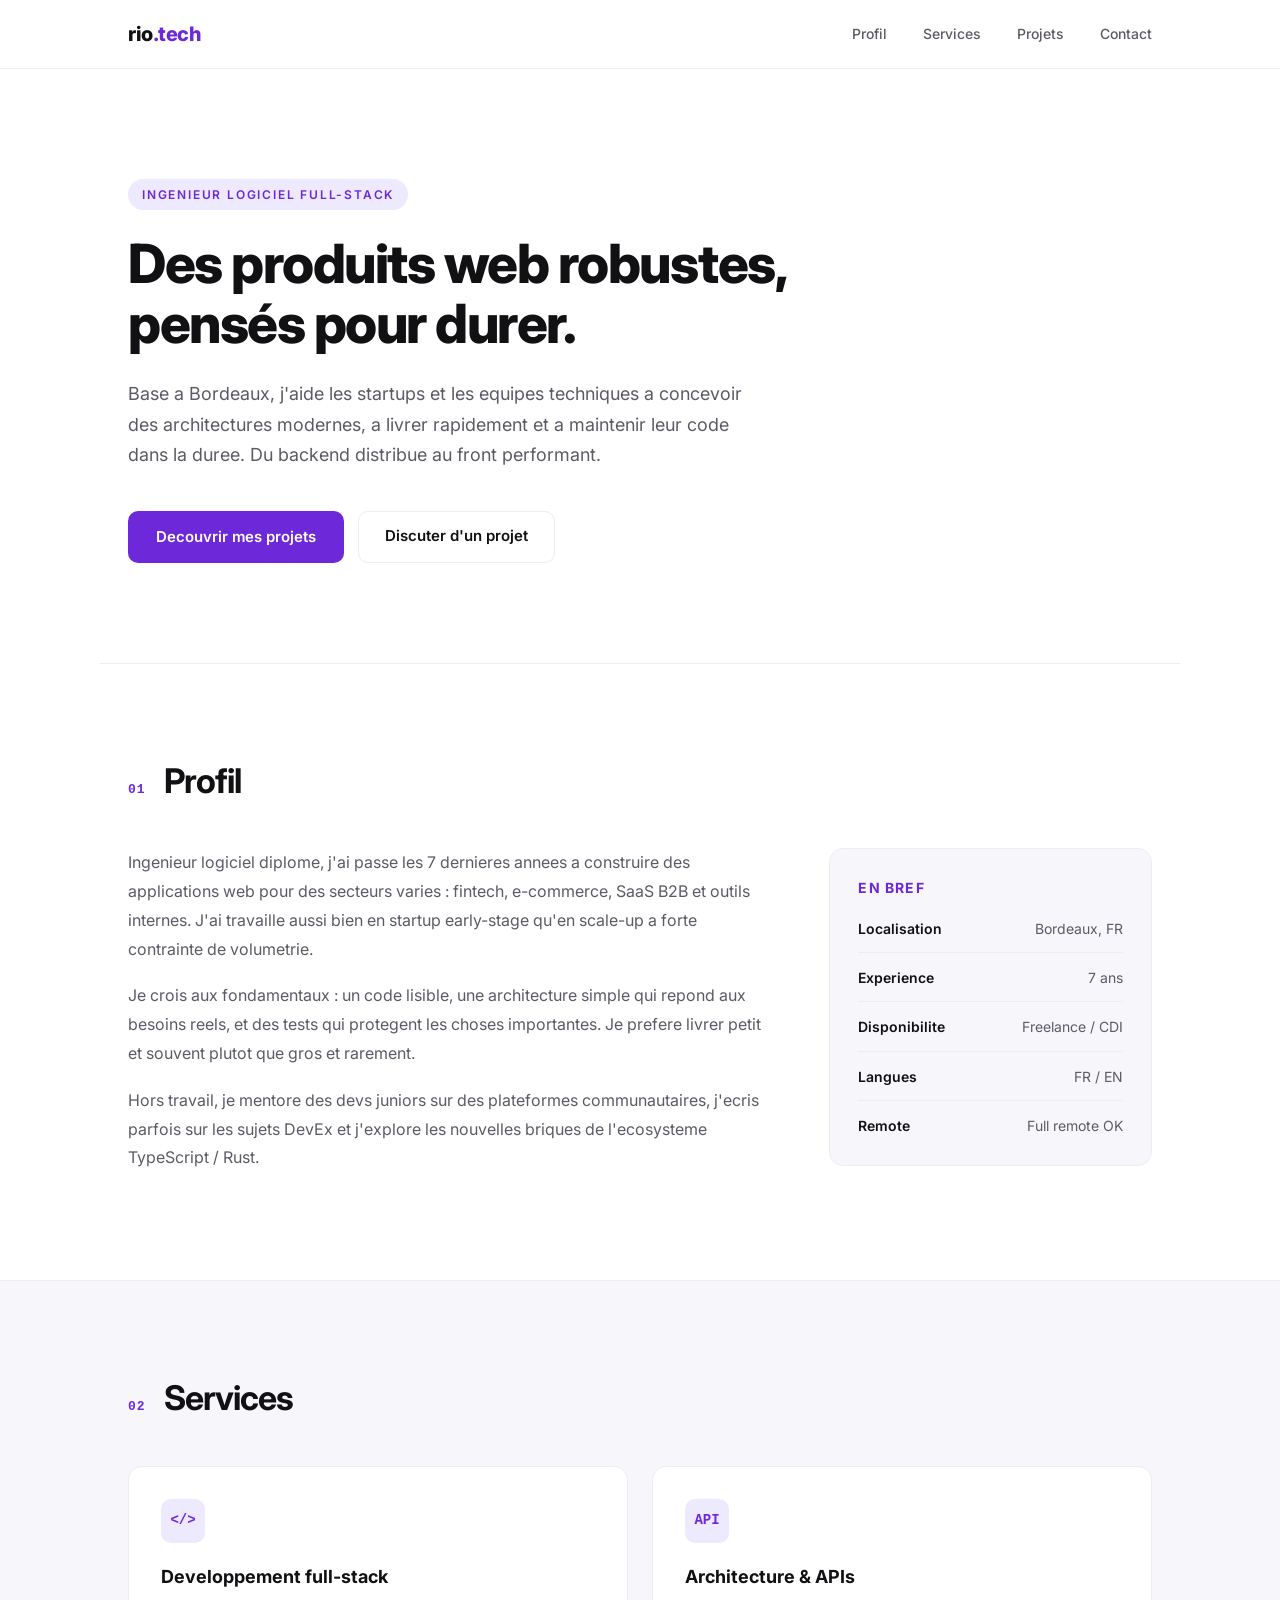
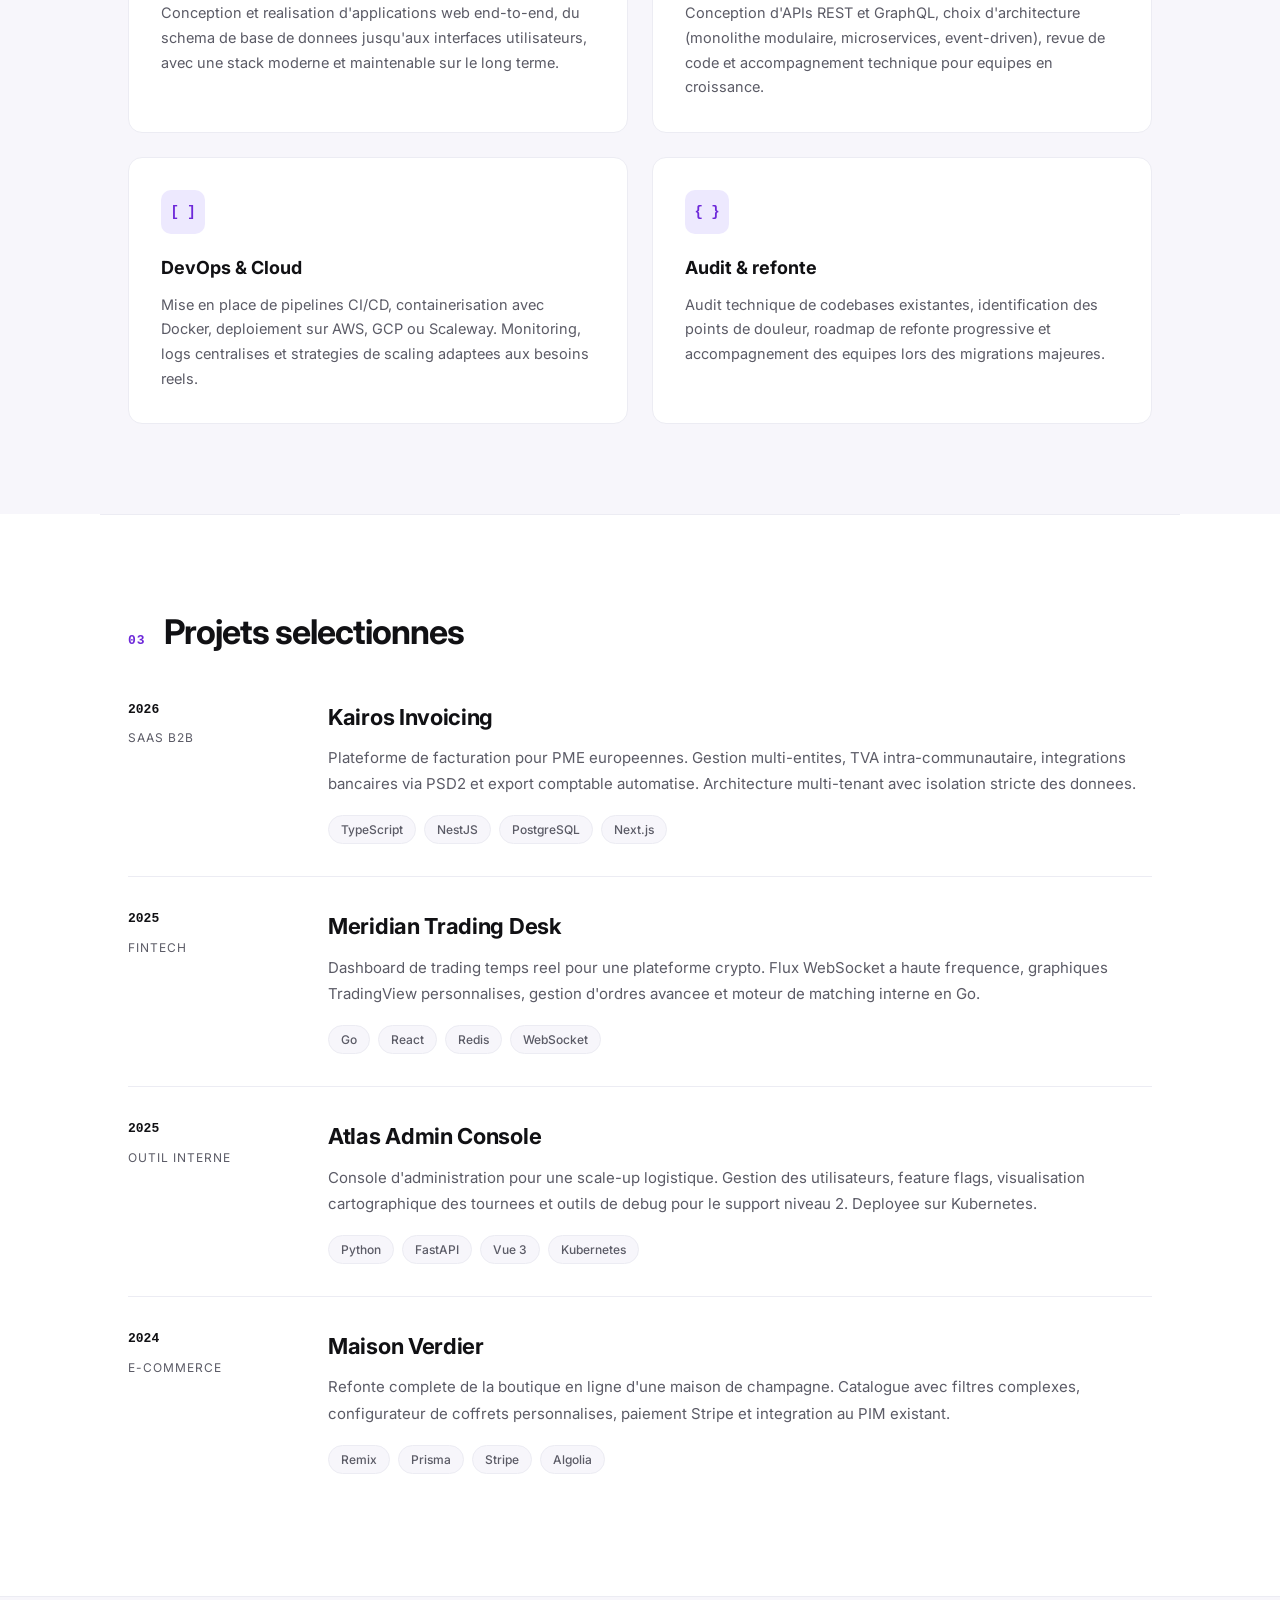
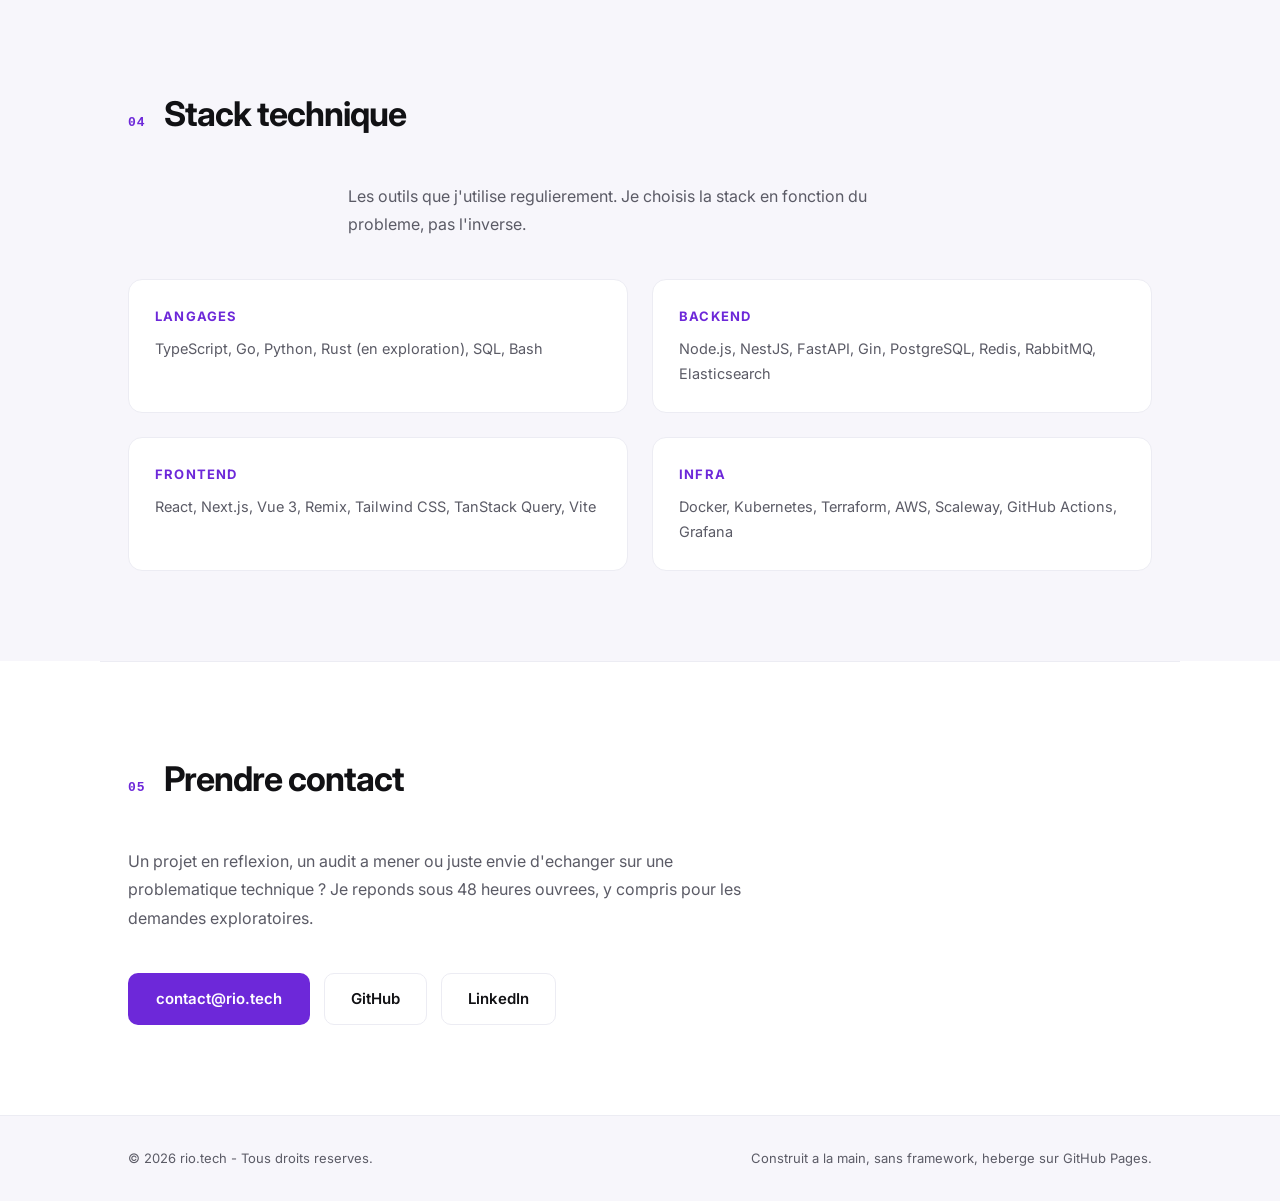
<file: portfolio/index.html>
<!DOCTYPE html>
<html lang="fr">
<head>
    <meta charset="utf-8">
    <meta name="viewport" content="width=device-width, initial-scale=1.0">
    <title>Rio - Ingenieur Logiciel Full-Stack</title>
    <link rel="stylesheet" href="style.css">
    <link rel="preconnect" href="https://fonts.googleapis.com">
    <link href="https://fonts.googleapis.com/css2?family=Inter:wght@400;500;600;700;800&display=swap" rel="stylesheet">
</head>
<body>

    <header>
        <nav>
            <a href="#" class="logo">rio<span>.tech</span></a>
            <ul>
                <li><a href="#about">Profil</a></li>
                <li><a href="#services">Services</a></li>
                <li><a href="#projects">Projets</a></li>
                <li><a href="#contact">Contact</a></li>
            </ul>
        </nav>
    </header>

    <main>
        <section class="hero">
            <div class="hero-content">
                <p class="hero-tag">Ingenieur Logiciel Full-Stack</p>
                <h1>Des produits web robustes, pensés pour durer.</h1>
                <p class="hero-desc">Base a Bordeaux, j'aide les startups et les equipes techniques a concevoir des architectures modernes, a livrer rapidement et a maintenir leur code dans la duree. Du backend distribue au front performant.</p>
                <div class="hero-cta">
                    <a href="#projects" class="btn-primary">Decouvrir mes projets</a>
                    <a href="#contact" class="btn-secondary">Discuter d'un projet</a>
                </div>
            </div>
        </section>

        <section id="about" class="section">
            <div class="section-head">
                <span class="section-num">01</span>
                <h2>Profil</h2>
            </div>
            <div class="about-grid">
                <div class="about-text">
                    <p>Ingenieur logiciel diplome, j'ai passe les 7 dernieres annees a construire des applications web pour des secteurs varies : fintech, e-commerce, SaaS B2B et outils internes. J'ai travaille aussi bien en startup early-stage qu'en scale-up a forte contrainte de volumetrie.</p>
                    <p>Je crois aux fondamentaux : un code lisible, une architecture simple qui repond aux besoins reels, et des tests qui protegent les choses importantes. Je prefere livrer petit et souvent plutot que gros et rarement.</p>
                    <p>Hors travail, je mentore des devs juniors sur des plateformes communautaires, j'ecris parfois sur les sujets DevEx et j'explore les nouvelles briques de l'ecosysteme TypeScript / Rust.</p>
                </div>
                <aside class="about-card">
                    <h3>En bref</h3>
                    <ul>
                        <li><strong>Localisation</strong><span>Bordeaux, FR</span></li>
                        <li><strong>Experience</strong><span>7 ans</span></li>
                        <li><strong>Disponibilite</strong><span>Freelance / CDI</span></li>
                        <li><strong>Langues</strong><span>FR / EN</span></li>
                        <li><strong>Remote</strong><span>Full remote OK</span></li>
                    </ul>
                </aside>
            </div>
        </section>

        <section id="services" class="section section-alt">
            <div class="section-head">
                <span class="section-num">02</span>
                <h2>Services</h2>
            </div>
            <div class="services-grid">
                <div class="service-item">
                    <div class="service-icon">&lt;/&gt;</div>
                    <h3>Developpement full-stack</h3>
                    <p>Conception et realisation d'applications web end-to-end, du schema de base de donnees jusqu'aux interfaces utilisateurs, avec une stack moderne et maintenable sur le long terme.</p>
                </div>
                <div class="service-item">
                    <div class="service-icon">API</div>
                    <h3>Architecture & APIs</h3>
                    <p>Conception d'APIs REST et GraphQL, choix d'architecture (monolithe modulaire, microservices, event-driven), revue de code et accompagnement technique pour equipes en croissance.</p>
                </div>
                <div class="service-item">
                    <div class="service-icon">[ ]</div>
                    <h3>DevOps & Cloud</h3>
                    <p>Mise en place de pipelines CI/CD, containerisation avec Docker, deploiement sur AWS, GCP ou Scaleway. Monitoring, logs centralises et strategies de scaling adaptees aux besoins reels.</p>
                </div>
                <div class="service-item">
                    <div class="service-icon">{ }</div>
                    <h3>Audit & refonte</h3>
                    <p>Audit technique de codebases existantes, identification des points de douleur, roadmap de refonte progressive et accompagnement des equipes lors des migrations majeures.</p>
                </div>
            </div>
        </section>

        <section id="projects" class="section">
            <div class="section-head">
                <span class="section-num">03</span>
                <h2>Projets selectionnes</h2>
            </div>
            <div class="projects-list">
                <article class="project-row">
                    <div class="project-meta">
                        <span class="project-year">2026</span>
                        <span class="project-type">SaaS B2B</span>
                    </div>
                    <div class="project-body">
                        <h3>Kairos Invoicing</h3>
                        <p>Plateforme de facturation pour PME europeennes. Gestion multi-entites, TVA intra-communautaire, integrations bancaires via PSD2 et export comptable automatise. Architecture multi-tenant avec isolation stricte des donnees.</p>
                        <div class="project-tech">
                            <span>TypeScript</span><span>NestJS</span><span>PostgreSQL</span><span>Next.js</span>
                        </div>
                    </div>
                </article>
                <article class="project-row">
                    <div class="project-meta">
                        <span class="project-year">2025</span>
                        <span class="project-type">Fintech</span>
                    </div>
                    <div class="project-body">
                        <h3>Meridian Trading Desk</h3>
                        <p>Dashboard de trading temps reel pour une plateforme crypto. Flux WebSocket a haute frequence, graphiques TradingView personnalises, gestion d'ordres avancee et moteur de matching interne en Go.</p>
                        <div class="project-tech">
                            <span>Go</span><span>React</span><span>Redis</span><span>WebSocket</span>
                        </div>
                    </div>
                </article>
                <article class="project-row">
                    <div class="project-meta">
                        <span class="project-year">2025</span>
                        <span class="project-type">Outil interne</span>
                    </div>
                    <div class="project-body">
                        <h3>Atlas Admin Console</h3>
                        <p>Console d'administration pour une scale-up logistique. Gestion des utilisateurs, feature flags, visualisation cartographique des tournees et outils de debug pour le support niveau 2. Deployee sur Kubernetes.</p>
                        <div class="project-tech">
                            <span>Python</span><span>FastAPI</span><span>Vue 3</span><span>Kubernetes</span>
                        </div>
                    </div>
                </article>
                <article class="project-row">
                    <div class="project-meta">
                        <span class="project-year">2024</span>
                        <span class="project-type">E-commerce</span>
                    </div>
                    <div class="project-body">
                        <h3>Maison Verdier</h3>
                        <p>Refonte complete de la boutique en ligne d'une maison de champagne. Catalogue avec filtres complexes, configurateur de coffrets personnalises, paiement Stripe et integration au PIM existant.</p>
                        <div class="project-tech">
                            <span>Remix</span><span>Prisma</span><span>Stripe</span><span>Algolia</span>
                        </div>
                    </div>
                </article>
            </div>
        </section>

        <section class="section section-alt">
            <div class="section-head">
                <span class="section-num">04</span>
                <h2>Stack technique</h2>
            </div>
            <p class="section-desc">Les outils que j'utilise regulierement. Je choisis la stack en fonction du probleme, pas l'inverse.</p>
            <div class="stack-grid">
                <div class="stack-col">
                    <h4>Langages</h4>
                    <p>TypeScript, Go, Python, Rust (en exploration), SQL, Bash</p>
                </div>
                <div class="stack-col">
                    <h4>Backend</h4>
                    <p>Node.js, NestJS, FastAPI, Gin, PostgreSQL, Redis, RabbitMQ, Elasticsearch</p>
                </div>
                <div class="stack-col">
                    <h4>Frontend</h4>
                    <p>React, Next.js, Vue 3, Remix, Tailwind CSS, TanStack Query, Vite</p>
                </div>
                <div class="stack-col">
                    <h4>Infra</h4>
                    <p>Docker, Kubernetes, Terraform, AWS, Scaleway, GitHub Actions, Grafana</p>
                </div>
            </div>
        </section>

        <section id="contact" class="section">
            <div class="section-head">
                <span class="section-num">05</span>
                <h2>Prendre contact</h2>
            </div>
            <p class="section-desc">Un projet en reflexion, un audit a mener ou juste envie d'echanger sur une problematique technique ? Je reponds sous 48 heures ouvrees, y compris pour les demandes exploratoires.</p>
            <div class="contact-links">
                <a href="mailto:contact@rio.tech" class="btn-primary">contact@rio.tech</a>
                <a href="https://github.com/riophyts" class="btn-secondary">GitHub</a>
                <a href="https://www.linkedin.com/in/riophyts" class="btn-secondary">LinkedIn</a>
            </div>
        </section>
    </main>

    <footer>
        <div class="footer-inner">
            <p>&copy; 2026 rio.tech - Tous droits reserves.</p>
            <p>Construit a la main, sans framework, heberge sur GitHub Pages.</p>
        </div>
    </footer>

</body>
</html>
</file>
<file: portfolio/style.css>
:root {
    --primary: #6d28d9;
    --primary-dark: #5b21b6;
    --primary-soft: #ede9fe;
    --text: #111114;
    --text-light: #5b5b66;
    --bg: #ffffff;
    --bg-alt: #f7f6fb;
    --border: #ececf3;
    --radius: 14px;
}

* {
    margin: 0;
    padding: 0;
    box-sizing: border-box;
}

html {
    scroll-behavior: smooth;
}

body {
    font-family: 'Inter', -apple-system, BlinkMacSystemFont, sans-serif;
    color: var(--text);
    background: var(--bg);
    line-height: 1.6;
    -webkit-font-smoothing: antialiased;
    -moz-osx-font-smoothing: grayscale;
}

a {
    color: inherit;
    text-decoration: none;
}

/* HEADER */
header {
    position: sticky;
    top: 0;
    z-index: 50;
    background: rgba(255,255,255,0.85);
    backdrop-filter: blur(12px);
    border-bottom: 1px solid var(--border);
}

nav {
    max-width: 1080px;
    margin: 0 auto;
    padding: 18px 28px;
    display: flex;
    justify-content: space-between;
    align-items: center;
}

.logo {
    font-size: 20px;
    font-weight: 800;
    letter-spacing: -0.5px;
}

.logo span {
    color: var(--primary);
}

nav ul {
    display: flex;
    list-style: none;
    gap: 36px;
}

nav ul a {
    font-size: 14px;
    font-weight: 500;
    color: var(--text-light);
    transition: color 0.2s ease;
}

nav ul a:hover {
    color: var(--primary);
}

/* HERO */
.hero {
    max-width: 1080px;
    margin: 0 auto;
    padding: 110px 28px 100px;
}

.hero-content {
    max-width: 760px;
}

.hero-tag {
    display: inline-block;
    font-size: 12px;
    font-weight: 600;
    color: var(--primary);
    text-transform: uppercase;
    letter-spacing: 1.8px;
    background: var(--primary-soft);
    padding: 6px 14px;
    border-radius: 999px;
    margin-bottom: 24px;
}

.hero h1 {
    font-size: 54px;
    font-weight: 800;
    line-height: 1.1;
    letter-spacing: -1.5px;
    margin-bottom: 26px;
}

.hero-desc {
    font-size: 18px;
    color: var(--text-light);
    max-width: 620px;
    margin-bottom: 40px;
    line-height: 1.7;
}

.hero-cta {
    display: flex;
    gap: 14px;
    flex-wrap: wrap;
}

.btn-primary {
    display: inline-block;
    background: var(--primary);
    color: #fff;
    padding: 14px 28px;
    border-radius: 10px;
    font-size: 15px;
    font-weight: 600;
    transition: background 0.2s ease, transform 0.15s ease;
}

.btn-primary:hover {
    background: var(--primary-dark);
    transform: translateY(-1px);
}

.btn-secondary {
    display: inline-block;
    border: 1.5px solid var(--border);
    color: var(--text);
    padding: 12.5px 26px;
    border-radius: 10px;
    font-size: 15px;
    font-weight: 600;
    transition: border-color 0.2s ease, color 0.2s ease;
    background: #fff;
}

.btn-secondary:hover {
    border-color: var(--primary);
    color: var(--primary);
}

/* SECTIONS */
.section {
    max-width: 1080px;
    margin: 0 auto;
    padding: 90px 28px;
    border-top: 1px solid var(--border);
}

.section-alt {
    max-width: none;
    padding: 90px 0;
    background: var(--bg-alt);
    border-top: 1px solid var(--border);
}

.section-alt > * {
    max-width: 1080px;
    margin-left: auto;
    margin-right: auto;
    padding-left: 28px;
    padding-right: 28px;
}

.section-head {
    display: flex;
    align-items: baseline;
    gap: 18px;
    margin-bottom: 40px;
}

.section-num {
    font-size: 13px;
    font-weight: 600;
    color: var(--primary);
    font-family: ui-monospace, 'SF Mono', Menlo, monospace;
    letter-spacing: 1px;
}

.section h2 {
    font-size: 34px;
    font-weight: 700;
    letter-spacing: -1px;
}

.section-desc {
    font-size: 16px;
    color: var(--text-light);
    max-width: 640px;
    margin-bottom: 40px;
    line-height: 1.8;
}

/* ABOUT */
.about-grid {
    display: grid;
    grid-template-columns: 2fr 1fr;
    gap: 56px;
    align-items: start;
}

.about-text p {
    font-size: 16px;
    color: var(--text-light);
    margin-bottom: 18px;
    line-height: 1.8;
}

.about-card {
    background: var(--bg-alt);
    border: 1px solid var(--border);
    border-radius: var(--radius);
    padding: 28px;
}

.about-card h3 {
    font-size: 14px;
    font-weight: 700;
    text-transform: uppercase;
    letter-spacing: 1.2px;
    color: var(--primary);
    margin-bottom: 18px;
}

.about-card ul {
    list-style: none;
    display: flex;
    flex-direction: column;
    gap: 14px;
}

.about-card li {
    display: flex;
    justify-content: space-between;
    font-size: 14px;
    padding-bottom: 12px;
    border-bottom: 1px solid var(--border);
}

.about-card li:last-child {
    border-bottom: none;
    padding-bottom: 0;
}

.about-card strong {
    color: var(--text);
    font-weight: 600;
}

.about-card span {
    color: var(--text-light);
}

/* SERVICES */
.services-grid {
    display: grid;
    grid-template-columns: repeat(2, 1fr);
    gap: 24px;
}

.service-item {
    background: #fff;
    border: 1px solid var(--border);
    border-radius: var(--radius);
    padding: 32px;
    transition: transform 0.2s ease, box-shadow 0.2s ease;
}

.service-item:hover {
    transform: translateY(-2px);
    box-shadow: 0 6px 20px rgba(109, 40, 217, 0.08);
}

.service-icon {
    display: inline-flex;
    width: 44px;
    height: 44px;
    align-items: center;
    justify-content: center;
    background: var(--primary-soft);
    color: var(--primary);
    font-family: ui-monospace, 'SF Mono', Menlo, monospace;
    font-size: 14px;
    font-weight: 700;
    border-radius: 10px;
    margin-bottom: 20px;
}

.service-item h3 {
    font-size: 18px;
    font-weight: 700;
    margin-bottom: 10px;
}

.service-item p {
    font-size: 14.5px;
    color: var(--text-light);
    line-height: 1.7;
}

/* PROJECTS */
.projects-list {
    display: flex;
    flex-direction: column;
    gap: 0;
}

.project-row {
    display: grid;
    grid-template-columns: 160px 1fr;
    gap: 40px;
    padding: 32px 0;
    border-bottom: 1px solid var(--border);
}

.project-row:first-child {
    padding-top: 0;
}

.project-row:last-child {
    border-bottom: none;
}

.project-meta {
    display: flex;
    flex-direction: column;
    gap: 8px;
}

.project-year {
    font-size: 13px;
    font-weight: 600;
    color: var(--text);
    font-family: ui-monospace, 'SF Mono', Menlo, monospace;
}

.project-type {
    font-size: 12px;
    color: var(--text-light);
    text-transform: uppercase;
    letter-spacing: 1px;
}

.project-body h3 {
    font-size: 22px;
    font-weight: 700;
    margin-bottom: 10px;
    letter-spacing: -0.3px;
}

.project-body p {
    font-size: 15px;
    color: var(--text-light);
    line-height: 1.75;
    margin-bottom: 18px;
}

.project-tech {
    display: flex;
    gap: 8px;
    flex-wrap: wrap;
}

.project-tech span {
    font-size: 12px;
    font-weight: 500;
    padding: 4px 12px;
    background: var(--bg-alt);
    border: 1px solid var(--border);
    border-radius: 999px;
    color: var(--text-light);
}

/* STACK */
.stack-grid {
    display: grid;
    grid-template-columns: repeat(2, 1fr);
    gap: 24px;
}

.stack-col {
    background: #fff;
    border: 1px solid var(--border);
    border-radius: var(--radius);
    padding: 26px;
}

.stack-col h4 {
    font-size: 13px;
    font-weight: 700;
    text-transform: uppercase;
    letter-spacing: 1.2px;
    color: var(--primary);
    margin-bottom: 10px;
}

.stack-col p {
    font-size: 14.5px;
    color: var(--text-light);
    line-height: 1.7;
}

/* CONTACT */
.contact-links {
    display: flex;
    gap: 14px;
    flex-wrap: wrap;
}

/* FOOTER */
footer {
    border-top: 1px solid var(--border);
    padding: 32px 0;
    background: var(--bg-alt);
}

.footer-inner {
    max-width: 1080px;
    margin: 0 auto;
    padding: 0 28px;
    display: flex;
    justify-content: space-between;
    align-items: center;
    gap: 16px;
    flex-wrap: wrap;
}

footer p {
    font-size: 13px;
    color: var(--text-light);
}

/* RESPONSIVE */
@media (max-width: 780px) {
    nav ul { display: none; }
    .hero { padding: 70px 20px 60px; }
    .hero h1 { font-size: 34px; letter-spacing: -0.8px; }
    .hero-desc { font-size: 16px; }
    .section { padding: 60px 20px; }
    .section-alt { padding: 60px 0; }
    .section-alt > * { padding-left: 20px; padding-right: 20px; }
    .section h2 { font-size: 26px; }
    .about-grid { grid-template-columns: 1fr; gap: 28px; }
    .services-grid { grid-template-columns: 1fr; }
    .stack-grid { grid-template-columns: 1fr; }
    .project-row { grid-template-columns: 1fr; gap: 12px; padding: 24px 0; }
    .project-meta { flex-direction: row; gap: 16px; }
    .hero-cta { flex-direction: column; align-items: stretch; }
    .btn-primary, .btn-secondary { text-align: center; }
    .footer-inner { flex-direction: column; align-items: flex-start; }
}
</file>
